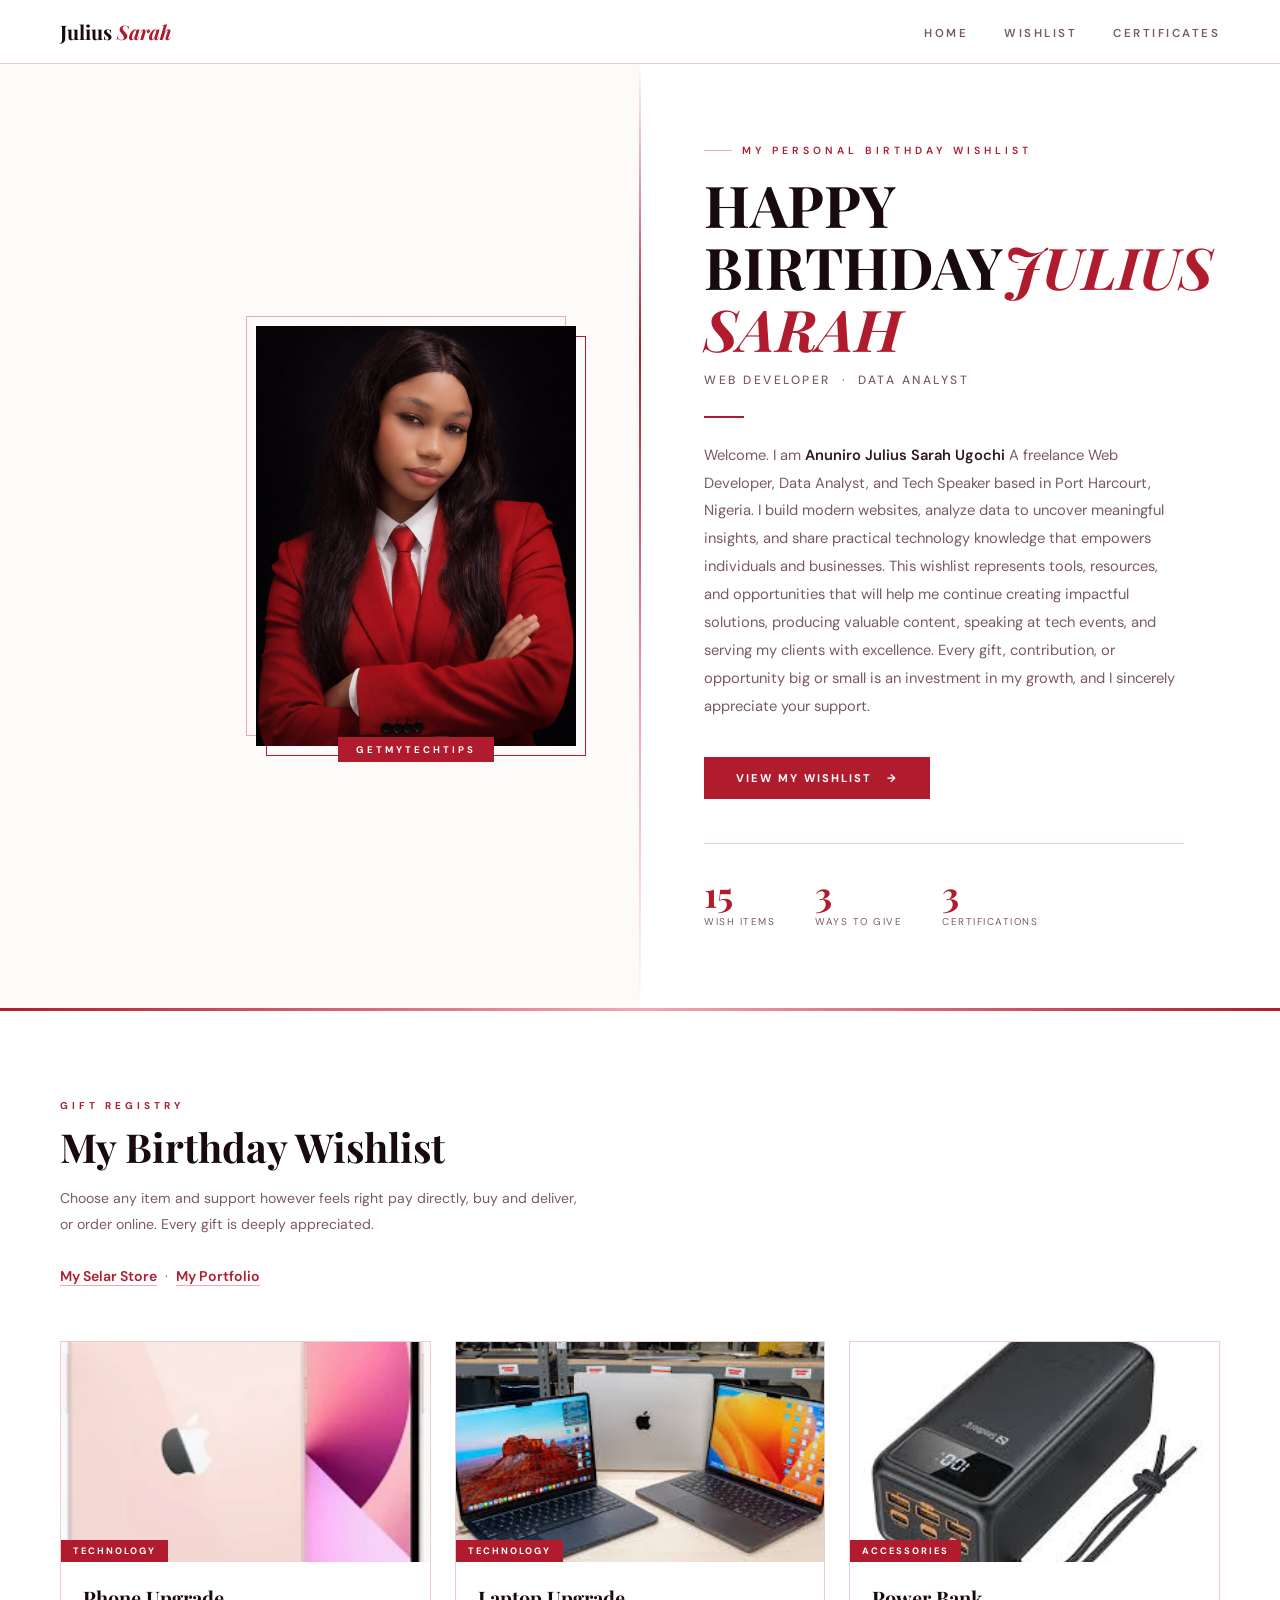
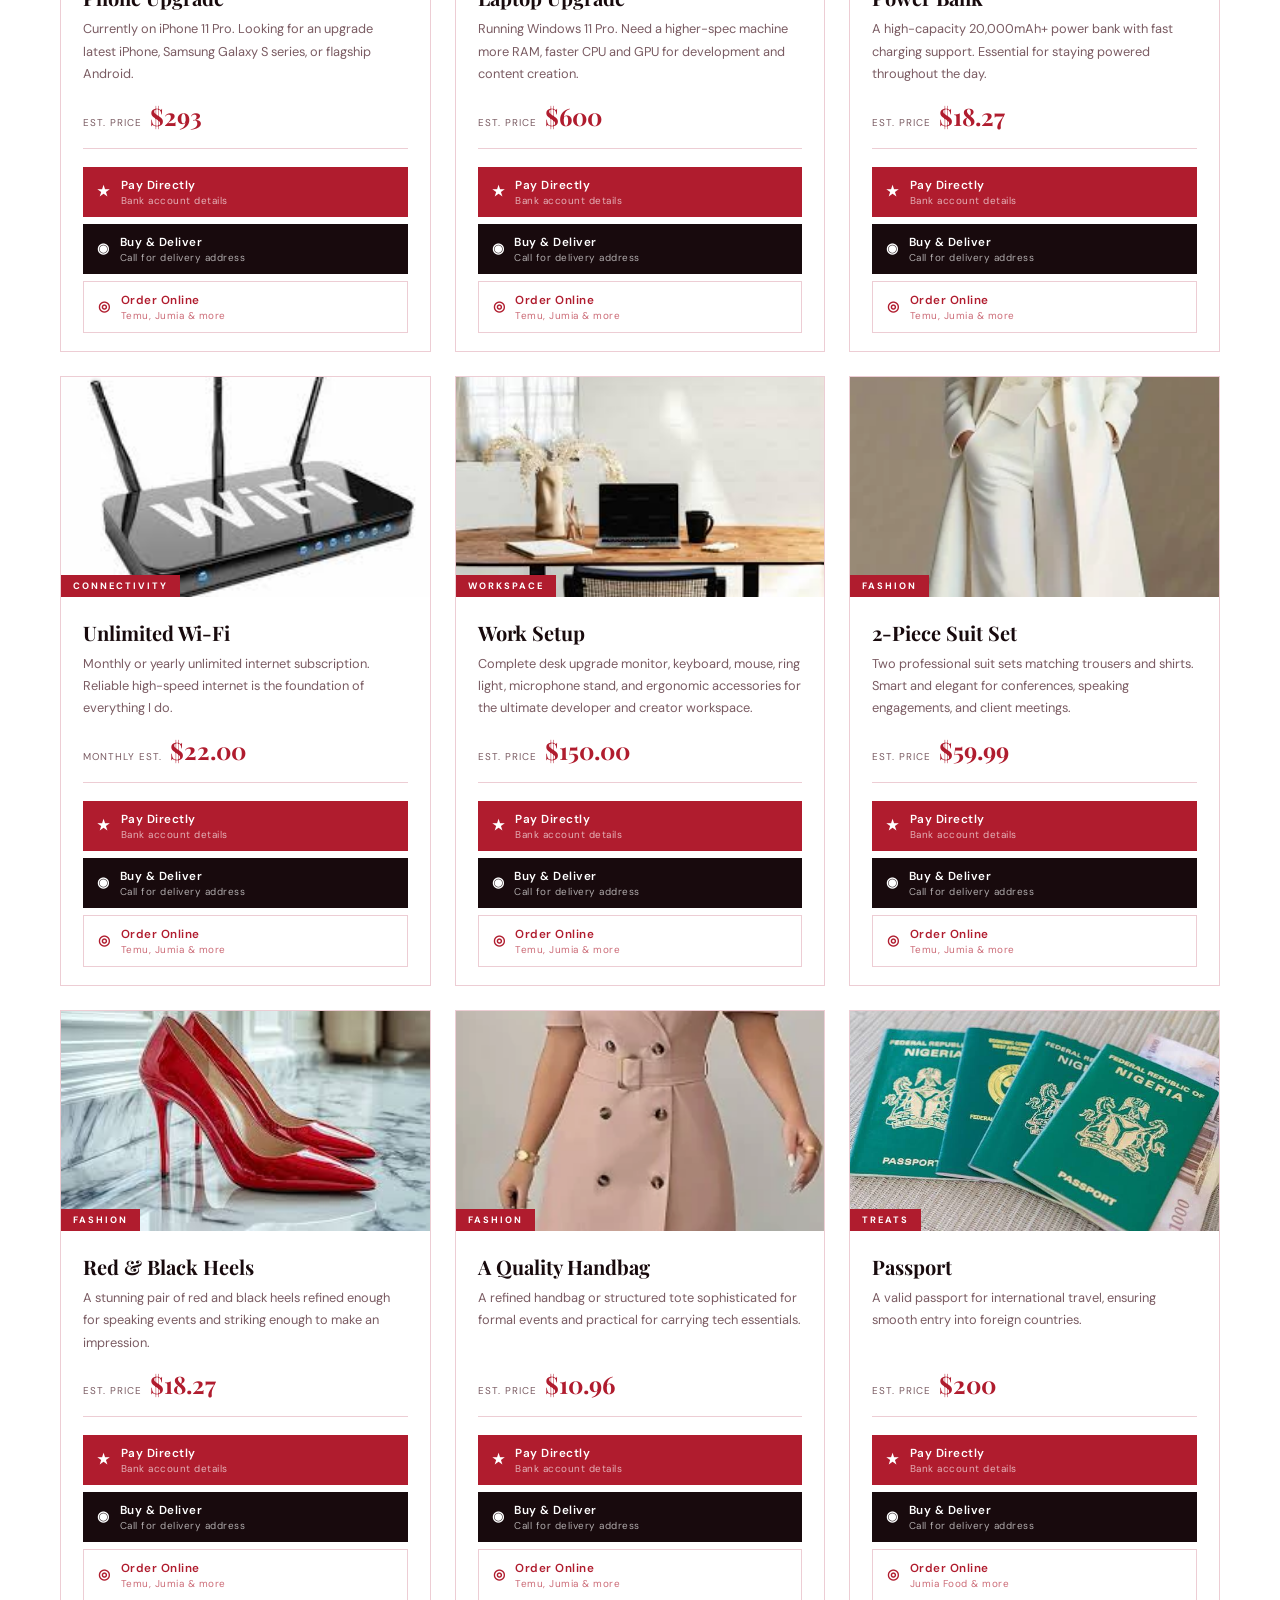
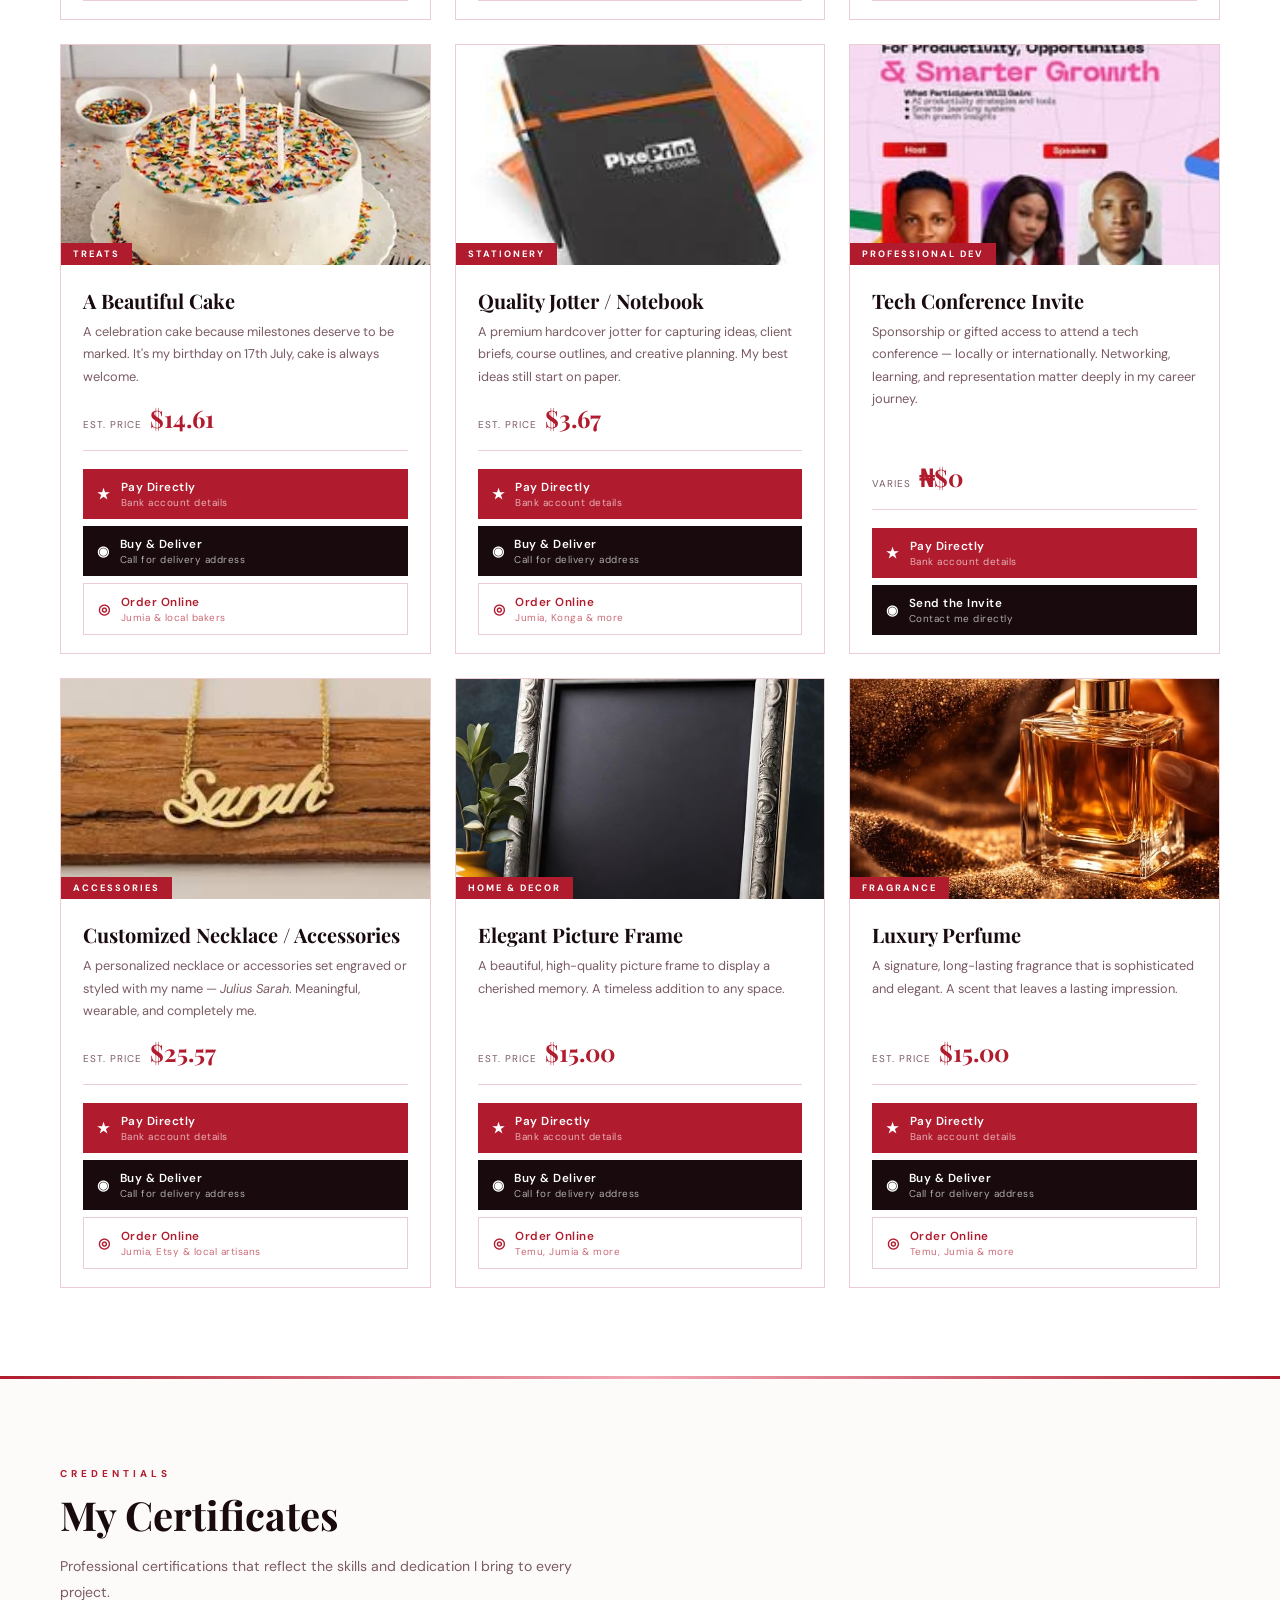
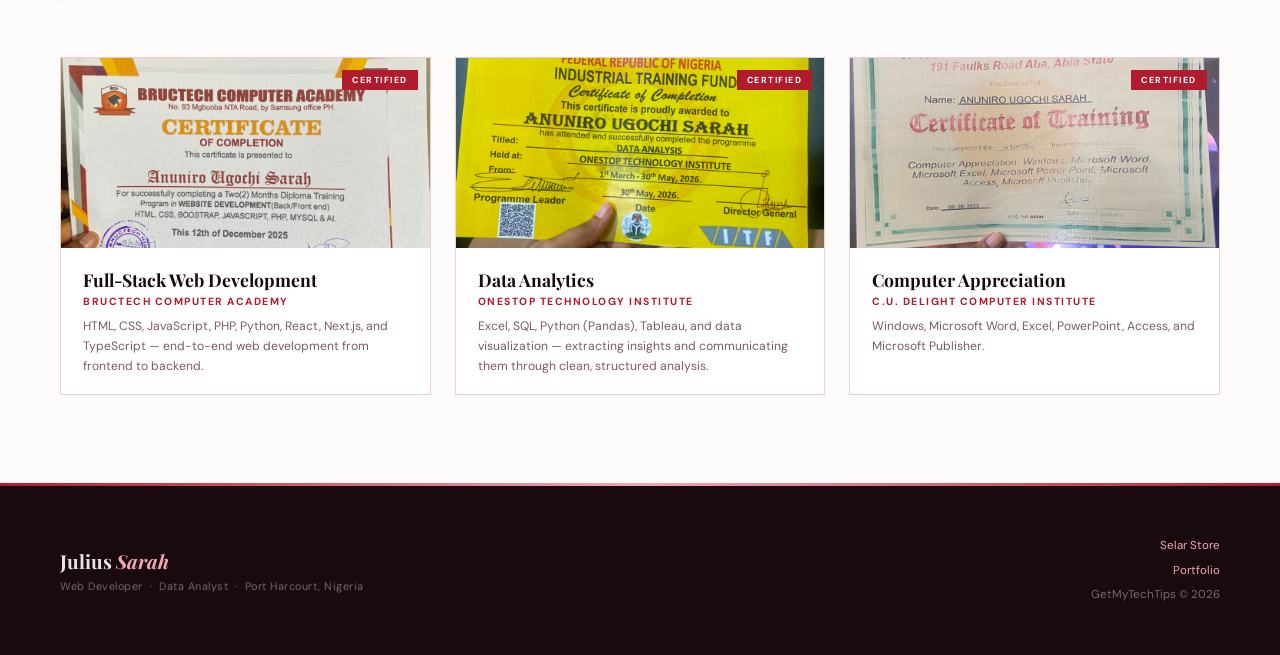
<file: index.html>
<!DOCTYPE html>
<html lang="en">
<head>
<meta charset="UTF-8">
<meta name="viewport" content="width=device-width, initial-scale=1.0">
<title>Julius Sarah – Wishlist</title>
<!-- Fonts and CSS (unchanged, kept the same style) -->
<link href="https://fonts.googleapis.com/css2?family=Playfair+Display:ital,wght@0,500;0,700;1,500&family=DM+Sans:wght@300;400;500;600&display=swap" rel="stylesheet">
<style>
/* --- Your existing CSS styles (all of them) go here. I've kept them exactly as you provided. --- */
:root {
  --red: #B01C2E;
  --red-dark: #8A1522;
  --pink: #F2A7B5;
  --pink-light: #FDE8ED;
  --pink-pale: #FFF5F7;
  --white: #FFFFFF;
  --off: #FDFAFA;
  --black: #180A0D;
  --ink: #2E1A1F;
  --gray: #7A5B62;
  --border: #EDCDD4;
  --shadow: rgba(176,28,46,0.08);
}
* { margin: 0; padding: 0; box-sizing: border-box; }
html { scroll-behavior: smooth; }
body { font-family: 'DM Sans', sans-serif; background: var(--white); color: var(--ink); overflow-x: hidden; -webkit-font-smoothing: antialiased; }

nav {
  position: fixed; top: 0; left: 0; right: 0; z-index: 300;
  background: rgba(255,255,255,0.96); backdrop-filter: blur(12px);
  border-bottom: 1px solid var(--border);
  display: flex; align-items: center; justify-content: space-between;
  padding: 0 60px; height: 64px;
}
.nav-logo { font-family: 'Playfair Display', serif; font-size: 1.25rem; font-weight: 700; color: var(--black); }
.nav-logo em { color: var(--red); font-style: italic; }
.nav-links { display: flex; gap: 36px; list-style: none; }
.nav-links a { text-decoration: none; font-size: 0.72rem; font-weight: 600; color: var(--gray); letter-spacing: 2.5px; text-transform: uppercase; transition: color 0.2s; }
.nav-links a:hover { color: var(--red); }

.hero { min-height: 100vh; padding-top: 64px; display: grid; grid-template-columns: 1fr 1fr; }
.hero-left { background: var(--off); display: flex; align-items: center; justify-content: flex-end; padding: 80px 64px 80px 80px; position: relative; }
.hero-left::after { content: ''; position: absolute; right: -1px; top: 0; bottom: 0; width: 2px; background: linear-gradient(180deg, transparent, var(--red) 30%, var(--pink) 70%, transparent); }
.hero-right { background: var(--white); display: flex; align-items: center; padding: 80px 80px 80px 64px; }

.hero-photo-wrap { position: relative; }
.photo-ring { width: 320px; height: 420px; position: relative; }
.photo-ring::before { content: ''; position: absolute; top: -10px; left: -10px; right: 10px; bottom: 10px; border: 1.5px solid var(--pink); z-index: 0; }
.photo-ring::after { content: ''; position: absolute; top: 10px; left: 10px; right: -10px; bottom: -10px; border: 1.5px solid var(--red); z-index: 0; }
.photo-inner { position: relative; z-index: 1; width: 320px; height: 420px; overflow: hidden; background: var(--pink-light); }

.photo-badge { position: absolute; bottom: -16px; left: 50%; transform: translateX(-50%); background: var(--red); color: var(--white); font-size: 0.6rem; font-weight: 700; padding: 6px 18px; letter-spacing: 3px; text-transform: uppercase; white-space: nowrap; z-index: 2; }

.hero-text { max-width: 480px; }
.eyebrow { font-size: 0.65rem; font-weight: 600; letter-spacing: 4px; text-transform: uppercase; color: var(--red); margin-bottom: 16px; display: flex; align-items: center; gap: 10px; }
.eyebrow::before { content: ''; width: 28px; height: 1px; background: var(--pink); }
.hero-name { font-family: 'Playfair Display', serif; font-size: 3.6rem; font-weight: 700; line-height: 1.08; color: var(--black); margin-bottom: 12px; }
.hero-name em { color: var(--red); font-style: italic; }
.hero-role { font-size: 0.75rem; font-weight: 500; color: var(--gray); letter-spacing: 2.5px; text-transform: uppercase; margin-bottom: 28px; }
.hero-divider { width: 40px; height: 2px; background: var(--red); margin-bottom: 24px; }
.hero-desc { font-size: 0.92rem; line-height: 1.9; color: var(--gray); margin-bottom: 36px; }
.hero-desc strong { color: var(--ink); font-weight: 600; }
.hero-cta { display: inline-flex; align-items: center; gap: 12px; background: var(--red); color: var(--white); font-size: 0.7rem; font-weight: 700; padding: 14px 32px; text-decoration: none; letter-spacing: 2px; text-transform: uppercase; transition: all 0.25s; font-family: 'DM Sans', sans-serif; }
.hero-cta:hover { background: var(--red-dark); }
.hero-stats { display: flex; gap: 40px; margin-top: 44px; padding-top: 32px; border-top: 1px solid var(--border); }
.stat-num { font-family: 'Playfair Display', serif; font-size: 2.2rem; font-weight: 700; color: var(--red); line-height: 1; }
.stat-label { font-size: 0.62rem; color: var(--gray); text-transform: uppercase; letter-spacing: 1.5px; margin-top: 4px; }

.stripe { height: 3px; background: linear-gradient(90deg, var(--red) 0%, var(--pink) 50%, var(--red) 100%); }

.section { padding: 88px 60px; }
.section.alt { background: var(--off); }
.section-inner { max-width: 1200px; margin: 0 auto; }
.section-tag { font-size: 0.62rem; font-weight: 700; letter-spacing: 4px; text-transform: uppercase; color: var(--red); margin-bottom: 8px; }
.section-title { font-family: 'Playfair Display', serif; font-size: 2.5rem; font-weight: 700; color: var(--black); margin-bottom: 12px; }
.section-sub { font-size: 0.88rem; color: var(--gray); line-height: 1.85; max-width: 520px; margin-bottom: 52px; }
.section-sub a { color: var(--red); text-decoration: none; font-weight: 600; border-bottom: 1px solid var(--pink); transition: border-color 0.2s; }
.section-sub a:hover { border-color: var(--red); }

/* UPLOAD ZONE */
.upload-zone {
  width: 100%; height: 100%;
  display: flex; flex-direction: column; align-items: center; justify-content: center;
  gap: 10px; cursor: pointer; border: 2px dashed var(--border);
  background: var(--pink-pale); transition: background 0.2s, border-color 0.2s;
  position: relative;
}
.upload-zone:hover { background: var(--pink-light); border-color: var(--pink); }
.upload-zone svg { width: 34px; height: 34px; opacity: 0.35; color: var(--red); flex-shrink: 0; }
.upload-zone span { font-size: 0.7rem; color: var(--gray); letter-spacing: 0.5px; font-weight: 500; }
.upload-zone small { font-size: 0.6rem; color: var(--pink); }
.upload-zone input[type="file"] { display: none; }

/* Image wrapper */
.img-frame {
  width: 100%; height: 220px; overflow: hidden;
  position: relative; cursor: pointer;
}
.img-frame img {
  width: 100%; height: 100%; object-fit: cover; display: block;
  transition: transform 0.4s;
}
.img-frame:hover img { transform: scale(1.05); }
.img-frame .change-btn {
  position: absolute; bottom: 8px; right: 8px;
  background: rgba(26,10,13,0.75); color: var(--white);
  border: none; font-size: 0.58rem; padding: 5px 10px; cursor: pointer;
  letter-spacing: 1px; text-transform: uppercase; font-family: 'DM Sans', sans-serif;
  display: none;
}
.img-frame:hover .change-btn { display: block; }
.card-category { position: absolute; bottom: 0; left: 0; background: var(--red); color: var(--white); font-size: 0.58rem; font-weight: 700; letter-spacing: 2px; text-transform: uppercase; padding: 5px 12px; }

/* CARD */
.wish-grid { display: grid; grid-template-columns: repeat(auto-fill, minmax(320px, 1fr)); gap: 24px; }
.wish-card { background: var(--white); border: 1px solid var(--border); overflow: hidden; transition: transform 0.3s, box-shadow 0.3s; position: relative; display: flex; flex-direction: column; }
.wish-card:hover { transform: translateY(-5px); box-shadow: 0 20px 48px var(--shadow); }
.wish-card:hover .card-topline { transform: scaleX(1); }
.card-topline { position: absolute; top: 0; left: 0; right: 0; height: 2px; background: linear-gradient(90deg, var(--red), var(--pink)); transform: scaleX(0); transform-origin: left; transition: transform 0.3s; }
.card-body { padding: 22px 22px 18px; flex: 1; display: flex; flex-direction: column; }
.card-title { font-family: 'Playfair Display', serif; font-size: 1.25rem; font-weight: 700; color: var(--black); margin-bottom: 7px; }
.card-desc { font-size: 0.8rem; color: var(--gray); line-height: 1.75; margin-bottom: 14px; flex: 1; }
.card-price { display: flex; align-items: baseline; gap: 8px; margin-bottom: 18px; padding-bottom: 16px; border-bottom: 1px solid var(--border); }
.price-label { font-size: 0.62rem; color: var(--gray); text-transform: uppercase; letter-spacing: 1px; }
.price-amount { font-family: 'Playfair Display', serif; font-size: 1.5rem; font-weight: 700; color: var(--red); }
.card-actions { display: flex; flex-direction: column; gap: 7px; }
.btn-support { display: flex; align-items: center; gap: 10px; padding: 10px 14px; border: none; cursor: pointer; font-family: 'DM Sans', sans-serif; font-size: 0.73rem; font-weight: 600; letter-spacing: 0.5px; transition: all 0.2s; width: 100%; text-align: left; }
.btn-pay { background: var(--red); color: var(--white); }
.btn-pay:hover { background: var(--red-dark); }
.btn-deliver { background: var(--black); color: var(--white); }
.btn-deliver:hover { background: #30181d; }
.btn-online { background: var(--white); color: var(--red); border: 1.5px solid var(--border); }
.btn-online:hover { background: var(--pink-pale); border-color: var(--red); }
.btn-icon { font-size: 0.85rem; flex-shrink: 0; }
.btn-label { display: flex; flex-direction: column; }
.btn-label small { font-size: 0.62rem; opacity: 0.65; font-weight: 400; margin-top: 1px; }

/* CERTS */
.certs-grid { display: grid; grid-template-columns: repeat(auto-fill, minmax(280px, 1fr)); gap: 24px; }
.cert-card { background: var(--white); border: 1px solid var(--border); overflow: hidden; transition: box-shadow 0.25s; position: relative; }
.cert-card:hover { box-shadow: 0 12px 32px var(--shadow); }
.cert-img-frame { width: 100%; height: 190px; overflow: hidden; cursor: pointer; position: relative; }
.cert-img-frame img { width: 100%; height: 100%; object-fit: cover; display: block; }
.cert-img-frame .change-btn { position: absolute; bottom: 8px; right: 8px; background: rgba(26,10,13,0.75); color: var(--white); border: none; font-size: 0.58rem; padding: 5px 10px; cursor: pointer; letter-spacing: 1px; text-transform: uppercase; font-family: 'DM Sans', sans-serif; display: none; }
.cert-img-frame:hover .change-btn { display: block; }
.cert-body { padding: 20px 22px 18px; }
.cert-name { font-family: 'Playfair Display', serif; font-size: 1.1rem; font-weight: 700; color: var(--black); margin-bottom: 4px; }
.cert-issuer { font-size: 0.65rem; color: var(--red); font-weight: 700; text-transform: uppercase; letter-spacing: 1.5px; margin-bottom: 8px; }
.cert-desc { font-size: 0.76rem; color: var(--gray); line-height: 1.65; }
.cert-ribbon { position: absolute; top: 12px; right: 12px; background: var(--red); color: var(--white); font-size: 0.55rem; font-weight: 700; letter-spacing: 1.5px; text-transform: uppercase; padding: 4px 10px; }

/* MODAL */
.modal-overlay { display: none; position: fixed; inset: 0; background: rgba(26,10,13,0.72); z-index: 1000; align-items: center; justify-content: center; backdrop-filter: blur(10px); }
.modal-overlay.open { display: flex; }
.modal { background: var(--white); max-width: 460px; width: 92%; border-top: 3px solid var(--red); position: relative; animation: slideUp 0.28s ease; max-height: 90vh; overflow-y: auto; padding: 44px; }
@keyframes slideUp { from { opacity: 0; transform: translateY(28px); } to { opacity: 1; transform: translateY(0); } }
.modal-close { position: absolute; top: 16px; right: 18px; background: none; border: none; cursor: pointer; font-size: 1.1rem; color: var(--gray); }
.modal-close:hover { color: var(--red); }
.modal-eyebrow { font-size: 0.6rem; letter-spacing: 3px; text-transform: uppercase; color: var(--red); font-weight: 700; margin-bottom: 6px; }
.modal-title { font-family: 'Playfair Display', serif; font-size: 1.55rem; font-weight: 700; color: var(--black); margin-bottom: 26px; line-height: 1.3; }
.modal-row { display: flex; justify-content: space-between; align-items: flex-start; gap: 16px; padding: 11px 0; border-bottom: 1px solid var(--border); }
.modal-row:last-of-type { border-bottom: none; }
.modal-lbl { font-size: 0.65rem; font-weight: 700; color: var(--gray); text-transform: uppercase; letter-spacing: 1px; flex-shrink: 0; padding-top: 2px; }
.modal-val { font-weight: 600; color: var(--ink); font-size: 0.88rem; text-align: right; }
.modal-val.hl { color: var(--red); font-family: 'Playfair Display', serif; font-size: 1.15rem; }
.modal-note { margin-top: 18px; background: var(--pink-pale); border-left: 3px solid var(--pink); padding: 14px 16px; font-size: 0.78rem; color: var(--gray); line-height: 1.75; }
.modal-note strong { color: var(--ink); }

footer { background: var(--black); color: rgba(255,255,255,0.9); padding: 48px 60px; display: flex; align-items: center; justify-content: space-between; }
.footer-brand { font-family: 'Playfair Display', serif; font-size: 1.2rem; font-weight: 700; }
.footer-brand em { color: var(--pink); font-style: italic; }
.footer-sub { font-size: 0.68rem; color: rgba(255,255,255,0.38); margin-top: 5px; letter-spacing: 0.5px; }
.footer-right { text-align: right; font-size: 0.72rem; color: rgba(255,255,255,0.4); line-height: 2.1; }
.footer-right a { color: var(--pink); text-decoration: none; }
.footer-right a:hover { color: var(--white); }

@media (max-width: 860px) {
  nav { padding: 0 24px; }
  .nav-links { display: none; }
  .hero { grid-template-columns: 1fr; }
  .hero-left { justify-content: center; padding: 64px 24px 80px; }
  .hero-left::after { display: none; }
  .hero-right { padding: 80px 24px 64px; }
  .hero-name { font-size: 2.6rem; }
  .photo-ring, .photo-inner { width: 260px; height: 340px; }
  .section { padding: 64px 24px; }
  .wish-grid, .certs-grid { grid-template-columns: 1fr; }
  footer { flex-direction: column; gap: 20px; text-align: center; padding: 36px 24px; }
  .footer-right { text-align: center; }
}
</style>
</head>
<body>

<nav>
  <div class="nav-logo">Julius <em>Sarah</em></div>
  <ul class="nav-links">
    <li><a href="#hero">Home</a></li>
    <li><a href="#wishlist">Wishlist</a></li>
    <li><a href="#certs">Certificates</a></li>
  </ul>
</nav>

<section class="hero" id="hero">
  <div class="hero-left">
    <div class="hero-photo-wrap">
      <div class="photo-ring">
        <div class="photo-inner">
          <!-- PROFILE IMAGE UPLOAD -->
          <div class="upload-zone" id="heroZone" onclick="document.getElementById('heroInput').click()">
            <svg viewBox="0 0 24 24" fill="none" stroke="currentColor" stroke-width="1.5"><path d="M20 21v-2a4 4 0 0 0-4-4H8a4 4 0 0 0-4 4v2"/><circle cx="12" cy="7" r="4"/></svg>
            <span>Upload Profile Photo</span>
            <small>Saved after refresh</small>
            <input type="file" id="heroInput" accept="image/*" onchange="saveImg(event,'hero-photo','heroZone','heroImg')">
          </div>
          <img id="heroImg" src="images/profile.jpg" alt="Profile Photo" style="width:100%; height:100%; object-fit:cover; cursor:pointer; display:block;" onclick="document.getElementById('heroInput').click()">
        </div>
      </div>
      <div class="photo-badge">GetMyTechTips</div>
    </div>
  </div>

  <div class="hero-right">
    <div class="hero-text">
      <div class="eyebrow">My Personal Birthday Wishlist</div>
      <h1 class="hero-name">HAPPY BIRTHDAY<em>JULIUS SARAH</em></h1>
      <p class="hero-role">Web Developer &nbsp;&middot;&nbsp; Data Analyst</p>
      <div class="hero-divider"></div>
      <p class="hero-desc">Welcome. I am <strong>Anuniro Julius Sarah Ugochi</strong> A freelance Web Developer, Data Analyst, and Tech Speaker based in Port Harcourt, Nigeria. I build modern websites, analyze data to uncover meaningful insights, and share practical technology knowledge that empowers individuals and businesses. This wishlist represents tools, resources, and opportunities that will help me continue creating impactful solutions, producing valuable content, speaking at tech events, and serving my clients with excellence. Every gift, contribution, or opportunity big or small is an investment in my growth, and I sincerely appreciate your support. </p>
      <a href="#wishlist" class="hero-cta">View My Wishlist &nbsp; &#8594;</a>
      <div class="hero-stats">
        <div><div class="stat-num">15</div><div class="stat-label">Wish Items</div></div> <!-- Updated count to 15 -->
        <div><div class="stat-num">3</div><div class="stat-label">Ways to Give</div></div>
        <div><div class="stat-num">3</div><div class="stat-label">Certifications</div></div>
      </div>
    </div>
  </div>
</section>

<div class="stripe"></div>

<section id="wishlist" class="section">
  <div class="section-inner">
    <div class="section-tag">Gift Registry</div>
    <h2 class="section-title">My Birthday Wishlist</h2>

    <p class="section-sub">
      Choose any item and support however feels right pay directly, buy and deliver, or order online. Every gift is deeply appreciated.<br><br>
      <a href="https://selar.com/1jl79f5671" target="_blank">My Selar Store</a> &nbsp;&middot;&nbsp;
      <a href="https://juliussarahportfolio.infinityfreeapp.com" target="_blank">My Portfolio</a>
    </p>

    <div class="wish-grid">

      <!-- 1. PHONE -->
      <div class="wish-card">
        <div class="card-topline"></div>
        <div class="img-frame" onclick="triggerUpload('card-0')">
          <div class="upload-zone" id="zone-card-0" style="display:none;"><!-- Hidden by default to show default image --></div>
          <img id="img-card-0" src="images/shopping.webp" alt="" style="width:100%; height:100%; object-fit:cover; display:block;">
          <button class="change-btn" onclick="event.stopPropagation();triggerUpload('card-0')">Change</button>
          <span class="card-category">Technology</span>
        </div>
        <div class="card-body">
          <div class="card-title">Phone Upgrade</div>
          <p class="card-desc">Currently on iPhone 11 Pro. Looking for an upgrade latest iPhone, Samsung Galaxy S series, or flagship Android.</p>
          <div class="card-price"><span class="price-label">Est. Price</span><span class="price-amount">$293</span></div>
          <div class="card-actions">
            <button class="btn-support btn-pay" onclick="openModal('pay','Phone Upgrade','$293')"><span class="btn-icon">&#9733;</span><div class="btn-label"><span>Pay Directly</span><small>Bank account details</small></div></button>
            <button class="btn-support btn-deliver" onclick="openModal('deliver','Phone Upgrade')"><span class="btn-icon">&#9673;</span><div class="btn-label"><span>Buy &amp; Deliver</span><small>Call for delivery address</small></div></button>
            <button class="btn-support btn-online" onclick="openModal('online','Phone Upgrade')"><span class="btn-icon">&#9678;</span><div class="btn-label"><span>Order Online</span><small>Temu, Jumia &amp; more</small></div></button>
          </div>
        </div>
      </div>

      <!-- 2. LAPTOP -->
      <div class="wish-card">
        <div class="card-topline"></div>
        <div class="img-frame" onclick="triggerUpload('card-1')">
          <div class="upload-zone" id="zone-card-1" style="display:none;"></div>
          <img id="img-card-1" src="images/download.jpg" alt="" style="width:100%; height:100%; object-fit:cover; display:block;">
          <button class="change-btn" onclick="event.stopPropagation();triggerUpload('card-1')">Change</button>
          <span class="card-category">Technology</span>
        </div>
        <div class="card-body">
          <div class="card-title">Laptop Upgrade</div>
          <p class="card-desc">Running Windows 11 Pro. Need a higher-spec machine  more RAM, faster CPU and GPU for development and content creation.</p>
          <div class="card-price"><span class="price-label">Est. Price</span><span class="price-amount">$600</span></div>
          <div class="card-actions">
            <button class="btn-support btn-pay" onclick="openModal('pay','Laptop Upgrade','$600')"><span class="btn-icon">&#9733;</span><div class="btn-label"><span>Pay Directly</span><small>Bank account details</small></div></button>
            <button class="btn-support btn-deliver" onclick="openModal('deliver','Laptop Upgrade')"><span class="btn-icon">&#9673;</span><div class="btn-label"><span>Buy &amp; Deliver</span><small>Call for delivery address</small></div></button>
            <button class="btn-support btn-online" onclick="openModal('online','Laptop Upgrade')"><span class="btn-icon">&#9678;</span><div class="btn-label"><span>Order Online</span><small>Temu, Jumia &amp; more</small></div></button>
          </div>
        </div>
      </div>

      <!-- 3. POWER BANK -->
      <div class="wish-card">
        <div class="card-topline"></div>
        <div class="img-frame" onclick="triggerUpload('card-2')">
          <div class="upload-zone" id="zone-card-2" style="display:none;"></div>
          <img id="img-card-2" src="images/download (1).jpg" alt="" style="width:100%; height:100%; object-fit:cover; display:block;">
          <button class="change-btn" onclick="event.stopPropagation();triggerUpload('card-2')">Change</button>
          <span class="card-category">Accessories</span>
        </div>
        <div class="card-body">
          <div class="card-title">Power Bank</div>
          <p class="card-desc">A high-capacity 20,000mAh+ power bank with fast charging support. Essential for staying powered throughout the day.</p>
          <div class="card-price"><span class="price-label">Est. Price</span><span class="price-amount">$18.27</span></div>
          <div class="card-actions">
            <button class="btn-support btn-pay" onclick="openModal('pay','Power Bank','$18.27')"><span class="btn-icon">&#9733;</span><div class="btn-label"><span>Pay Directly</span><small>Bank account details</small></div></button>
            <button class="btn-support btn-deliver" onclick="openModal('deliver','Power Bank')"><span class="btn-icon">&#9673;</span><div class="btn-label"><span>Buy &amp; Deliver</span><small>Call for delivery address</small></div></button>
            <button class="btn-support btn-online" onclick="openModal('online','Power Bank')"><span class="btn-icon">&#9678;</span><div class="btn-label"><span>Order Online</span><small>Temu, Jumia &amp; more</small></div></button>
          </div>
        </div>
      </div>

      <!-- 4. WIFI -->
      <div class="wish-card">
        <div class="card-topline"></div>
        <div class="img-frame" onclick="triggerUpload('card-3')">
          <div class="upload-zone" id="zone-card-3" style="display:none;"></div>
          <img id="img-card-3" src="images/download (2).jpg" alt="" style="width:100%; height:100%; object-fit:cover; display:block;">
          <button class="change-btn" onclick="event.stopPropagation();triggerUpload('card-3')">Change</button>
          <span class="card-category">Connectivity</span>
        </div>
        <div class="card-body">
          <div class="card-title">Unlimited Wi-Fi</div>
          <p class="card-desc">Monthly or yearly unlimited internet subscription. Reliable high-speed internet is the foundation of everything I do.</p>
          <div class="card-price"><span class="price-label">Monthly Est.</span><span class="price-amount">$22.00</span></div>
          <div class="card-actions">
            <button class="btn-support btn-pay" onclick="openModal('pay','Unlimited Wi-Fi','$22.00/month')"><span class="btn-icon">&#9733;</span><div class="btn-label"><span>Pay Directly</span><small>Bank account details</small></div></button>
            <button class="btn-support btn-deliver" onclick="openModal('deliver','Unlimited Wi-Fi')"><span class="btn-icon">&#9673;</span><div class="btn-label"><span>Buy &amp; Deliver</span><small>Call for delivery address</small></div></button>
            <button class="btn-support btn-online" onclick="openModal('online','Unlimited Wi-Fi')"><span class="btn-icon">&#9678;</span><div class="btn-label"><span>Order Online</span><small>Temu, Jumia &amp; more</small></div></button>
          </div>
        </div>
      </div>

      <!-- 5. WORK SETUP -->
      <div class="wish-card">
        <div class="card-topline"></div>
        <div class="img-frame" onclick="triggerUpload('card-4')">
          <div class="upload-zone" id="zone-card-4" style="display:none;"></div>
          <img id="img-card-4" src="images/images.jpg" alt="" style="width:100%; height:100%; object-fit:cover; display:block;">
          <button class="change-btn" onclick="event.stopPropagation();triggerUpload('card-4')">Change</button>
          <span class="card-category">Workspace</span>
        </div>
        <div class="card-body">
          <div class="card-title">Work Setup</div>
          <p class="card-desc">Complete desk upgrade  monitor, keyboard, mouse, ring light, microphone stand, and ergonomic accessories for the ultimate developer and creator workspace.</p>
          <div class="card-price"><span class="price-label">Est. Price</span><span class="price-amount">$150.00</span></div>
          <div class="card-actions">
            <button class="btn-support btn-pay" onclick="openModal('pay','Work Setup','$150.00')"><span class="btn-icon">&#9733;</span><div class="btn-label"><span>Pay Directly</span><small>Bank account details</small></div></button>
            <button class="btn-support btn-deliver" onclick="openModal('deliver','Work Setup')"><span class="btn-icon">&#9673;</span><div class="btn-label"><span>Buy &amp; Deliver</span><small>Call for delivery address</small></div></button>
            <button class="btn-support btn-online" onclick="openModal('online','Work Setup')"><span class="btn-icon">&#9678;</span><div class="btn-label"><span>Order Online</span><small>Temu, Jumia &amp; more</small></div></button>
          </div>
        </div>
      </div>

      <!-- 6. SUIT -->
      <div class="wish-card">
        <div class="card-topline"></div>
        <div class="img-frame" onclick="triggerUpload('card-5')">
          <div class="upload-zone" id="zone-card-5" style="display:none;"></div>
          <img id="img-card-5" src="images/shopping (1).webp" alt="" style="width:100%; height:100%; object-fit:cover; display:block;">
          <button class="change-btn" onclick="event.stopPropagation();triggerUpload('card-5')">Change</button>
          <span class="card-category">Fashion</span>
        </div>
        <div class="card-body">
          <div class="card-title">2-Piece Suit Set</div>
          <p class="card-desc">Two professional suit sets matching trousers and shirts. Smart and elegant for conferences, speaking engagements, and client meetings.</p>
          <div class="card-price"><span class="price-label">Est. Price</span><span class="price-amount">$59.99</span></div>
          <div class="card-actions">
            <button class="btn-support btn-pay" onclick="openModal('pay','2-Piece Suit Set','$59.99')"><span class="btn-icon">&#9733;</span><div class="btn-label"><span>Pay Directly</span><small>Bank account details</small></div></button>
            <button class="btn-support btn-deliver" onclick="openModal('deliver','2-Piece Suit Set')"><span class="btn-icon">&#9673;</span><div class="btn-label"><span>Buy &amp; Deliver</span><small>Call for delivery address</small></div></button>
            <button class="btn-support btn-online" onclick="openModal('online','2-Piece Suit Set')"><span class="btn-icon">&#9678;</span><div class="btn-label"><span>Order Online</span><small>Temu, Jumia &amp; more</small></div></button>
          </div>
        </div>
      </div>

      <!-- 7. HEELS -->
      <div class="wish-card">
        <div class="card-topline"></div>
        <div class="img-frame" onclick="triggerUpload('card-6')">
          <div class="upload-zone" id="zone-card-6" style="display:none;"></div>
          <img id="img-card-6" src="images/download (3).jpg" alt="" style="width:100%; height:100%; object-fit:cover; display:block;">
          <button class="change-btn" onclick="event.stopPropagation();triggerUpload('card-6')">Change</button>
          <span class="card-category">Fashion</span>
        </div>
        <div class="card-body">
          <div class="card-title">Red &amp; Black Heels</div>
          <p class="card-desc">A stunning pair of red and black heels  refined enough for speaking events and striking enough to make an impression.</p>
          <div class="card-price"><span class="price-label">Est. Price</span><span class="price-amount">$18.27</span></div>
          <div class="card-actions">
            <button class="btn-support btn-pay" onclick="openModal('pay','Red & Black Heels','$18.27')"><span class="btn-icon">&#9733;</span><div class="btn-label"><span>Pay Directly</span><small>Bank account details</small></div></button>
            <button class="btn-support btn-deliver" onclick="openModal('deliver','Red & Black Heels')"><span class="btn-icon">&#9673;</span><div class="btn-label"><span>Buy &amp; Deliver</span><small>Call for delivery address</small></div></button>
            <button class="btn-support btn-online" onclick="openModal('online','Red & Black Heels')"><span class="btn-icon">&#9678;</span><div class="btn-label"><span>Order Online</span><small>Temu, Jumia &amp; more</small></div></button>
          </div>
        </div>
      </div>

      <!-- 8. HANDBAG -->
      <div class="wish-card">
        <div class="card-topline"></div>
        <div class="img-frame" onclick="triggerUpload('card-7')">
          <div class="upload-zone" id="zone-card-7" style="display:none;"></div>
          <img id="img-card-7" src="images/shopping (2).webp" alt="" style="width:100%; height:100%; object-fit:cover; display:block;">
          <button class="change-btn" onclick="event.stopPropagation();triggerUpload('card-7')">Change</button>
          <span class="card-category">Fashion</span>
        </div>
        <div class="card-body">
          <div class="card-title">A Quality Handbag</div>
          <p class="card-desc">A refined handbag or structured tote sophisticated for formal events and practical for carrying tech essentials.</p>
          <div class="card-price"><span class="price-label">Est. Price</span><span class="price-amount">$10.96</span></div>
          <div class="card-actions">
            <button class="btn-support btn-pay" onclick="openModal('pay','A Quality Handbag','$10.96')"><span class="btn-icon">&#9733;</span><div class="btn-label"><span>Pay Directly</span><small>Bank account details</small></div></button>
            <button class="btn-support btn-deliver" onclick="openModal('deliver','A Quality Handbag')"><span class="btn-icon">&#9673;</span><div class="btn-label"><span>Buy &amp; Deliver</span><small>Call for delivery address</small></div></button>
            <button class="btn-support btn-online" onclick="openModal('online','A Quality Handbag')"><span class="btn-icon">&#9678;</span><div class="btn-label"><span>Order Online</span><small>Temu, Jumia &amp; more</small></div></button>
          </div>
        </div>
      </div>

      <!-- 9. Passport -->
      <div class="wish-card">
        <div class="card-topline"></div>
        <div class="img-frame" onclick="triggerUpload('card-8')">
          <div class="upload-zone" id="zone-card-8" style="display:none;"></div>
          <img id="img-card-8" src="images/passport.jpg" alt="" style="width:100%; height:100%; object-fit:cover; display:block;">
          <button class="change-btn" onclick="event.stopPropagation();triggerUpload('card-8')">Change</button>
          <span class="card-category">Treats</span>
        </div>
        <div class="card-body">
          <div class="card-title">Passport</div>
          <p class="card-desc">A valid passport for international travel, ensuring smooth entry into foreign countries.</p>
          <div class="card-price"><span class="price-label">Est. Price</span><span class="price-amount">$200</span></div>
          <div class="card-actions">
            <button class="btn-support btn-pay" onclick="openModal('pay','Passport','$200')"><span class="btn-icon">&#9733;</span><div class="btn-label"><span>Pay Directly</span><small>Bank account details</small></div></button>
            <button class="btn-support btn-deliver" onclick="openModal('deliver','Passport')"><span class="btn-icon">&#9673;</span><div class="btn-label"><span>Buy &amp; Deliver</span><small>Call for delivery address</small></div></button>
            <button class="btn-support btn-online" onclick="openModal('online','Passport')"><span class="btn-icon">&#9678;</span><div class="btn-label"><span>Order Online</span><small>Jumia Food &amp; more</small></div></button>
          </div>
        </div>
      </div>

      <!-- 10. CAKE -->
      <div class="wish-card">
        <div class="card-topline"></div>
        <div class="img-frame" onclick="triggerUpload('card-9')">
          <div class="upload-zone" id="zone-card-9" style="display:none;"></div>
          <img id="img-card-9" src="images/images.webp" alt="" style="width:100%; height:100%; object-fit:cover; display:block;">
          <button class="change-btn" onclick="event.stopPropagation();triggerUpload('card-9')">Change</button>
          <span class="card-category">Treats</span>
        </div>
        <div class="card-body">
          <div class="card-title">A Beautiful Cake</div>
          <p class="card-desc">A celebration cake  because milestones deserve to be marked. It's my birthday on 17th July, cake is always welcome.</p>
          <div class="card-price"><span class="price-label">Est. Price</span><span class="price-amount">$14.61</span></div>
          <div class="card-actions">
            <button class="btn-support btn-pay" onclick="openModal('pay','A Beautiful Cake','$14.61')"><span class="btn-icon">&#9733;</span><div class="btn-label"><span>Pay Directly</span><small>Bank account details</small></div></button>
            <button class="btn-support btn-deliver" onclick="openModal('deliver','A Beautiful Cake')"><span class="btn-icon">&#9673;</span><div class="btn-label"><span>Buy &amp; Deliver</span><small>Call for delivery address</small></div></button>
            <button class="btn-support btn-online" onclick="openModal('online','A Beautiful Cake')"><span class="btn-icon">&#9678;</span><div class="btn-label"><span>Order Online</span><small>Jumia &amp; local bakers</small></div></button>
          </div>
        </div>
      </div>

      <!-- 11. JOTTER -->
      <div class="wish-card">
        <div class="card-topline"></div>
        <div class="img-frame" onclick="triggerUpload('card-10')">
          <div class="upload-zone" id="zone-card-10" style="display:none;"></div>
          <img id="img-card-10" src="images/download (4).jpg" alt="" style="width:100%; height:100%; object-fit:cover; display:block;">
          <button class="change-btn" onclick="event.stopPropagation();triggerUpload('card-10')">Change</button>
          <span class="card-category">Stationery</span>
        </div>
        <div class="card-body">
          <div class="card-title">Quality Jotter / Notebook</div>
          <p class="card-desc">A premium hardcover jotter for capturing ideas, client briefs, course outlines, and creative planning. My best ideas still start on paper.</p>
          <div class="card-price"><span class="price-label">Est. Price</span><span class="price-amount">$3.67</span></div>
          <div class="card-actions">
            <button class="btn-support btn-pay" onclick="openModal('pay','Quality Jotter','$3.67')"><span class="btn-icon">&#9733;</span><div class="btn-label"><span>Pay Directly</span><small>Bank account details</small></div></button>
            <button class="btn-support btn-deliver" onclick="openModal('deliver','Quality Jotter')"><span class="btn-icon">&#9673;</span><div class="btn-label"><span>Buy &amp; Deliver</span><small>Call for delivery address</small></div></button>
            <button class="btn-support btn-online" onclick="openModal('online','Quality Jotter')"><span class="btn-icon">&#9678;</span><div class="btn-label"><span>Order Online</span><small>Jumia, Konga &amp; more</small></div></button>
          </div>
        </div>
      </div>

      <!-- 12. TECH CONFERENCE -->
      <div class="wish-card">
        <div class="card-topline"></div>
        <div class="img-frame" onclick="triggerUpload('card-11')">
          <div class="upload-zone" id="zone-card-11" style="display:none;"></div>
          <img id="img-card-11" src="images/Speech.jpg" alt="" style="width:100%; height:100%; object-fit:cover; display:block;">
          <button class="change-btn" onclick="event.stopPropagation();triggerUpload('card-11')">Change</button>
          <span class="card-category">Professional Dev</span>
        </div>
        <div class="card-body">
          <div class="card-title">Tech Conference Invite</div>
          <p class="card-desc">Sponsorship or gifted access to attend a tech conference — locally or internationally. Networking, learning, and representation matter deeply in my career journey.</p>
          <div class="card-price"><span class="price-label">Varies</span><span class="price-amount">&#8358;$0</span></div>
          <div class="card-actions">
            <button class="btn-support btn-pay" onclick="openModal('pay','Tech Conference Invite','&#8358;$')"><span class="btn-icon">&#9733;</span><div class="btn-label"><span>Pay Directly</span><small>Bank account details</small></div></button>
            <button class="btn-support btn-deliver" onclick="openModal('deliver','Tech Conference Invite')"><span class="btn-icon">&#9673;</span><div class="btn-label"><span>Send the Invite</span><small>Contact me directly</small></div></button>
             </div>
        </div>
      </div>

      <!-- 13. NECKLACE -->
      <div class="wish-card">
        <div class="card-topline"></div>
        <div class="img-frame" onclick="triggerUpload('card-12')">
          <div class="upload-zone" id="zone-card-12" style="display:none;"></div>
          <img id="img-card-12" src="images/download (5).jpg" alt="" style="width:100%; height:100%; object-fit:cover; display:block;">
          <button class="change-btn" onclick="event.stopPropagation();triggerUpload('card-12')">Change</button>
          <span class="card-category">Accessories</span>
        </div>
        <div class="card-body">
          <div class="card-title">Customized Necklace / Accessories</div>
          <p class="card-desc">A personalized necklace or accessories set engraved or styled with my name — <em>Julius Sarah</em>. Meaningful, wearable, and completely me.</p>
          <div class="card-price"><span class="price-label">Est. Price</span><span class="price-amount">$25.57</span></div>
          <div class="card-actions">
            <button class="btn-support btn-pay" onclick="openModal('pay','Customized Necklace / Accessories','$25.57')"><span class="btn-icon">&#9733;</span><div class="btn-label"><span>Pay Directly</span><small>Bank account details</small></div></button>
            <button class="btn-support btn-deliver" onclick="openModal('deliver','Customized Necklace / Accessories')"><span class="btn-icon">&#9673;</span><div class="btn-label"><span>Buy &amp; Deliver</span><small>Call for delivery address</small></div></button>
            <button class="btn-support btn-online" onclick="openModal('online','Customized Necklace / Accessories')"><span class="btn-icon">&#9678;</span><div class="btn-label"><span>Order Online</span><small>Jumia, Etsy &amp; local artisans</small></div></button>
          </div>
        </div>
      </div>

      <!-- 14. NEW: PICTURE FRAME -->
      <div class="wish-card">
        <div class="card-topline"></div>
        <div class="img-frame" onclick="triggerUpload('card-13')">
          <div class="upload-zone" id="zone-card-13" style="display:none;"></div>
          <img id="img-card-13" src="images/frame.jpg" alt="Picture Frame" style="width:100%; height:100%; object-fit:cover; display:block;">
          <button class="change-btn" onclick="event.stopPropagation();triggerUpload('card-13')">Change</button>
          <span class="card-category">Home &amp; Decor</span>
        </div>
        <div class="card-body">
          <div class="card-title">Elegant Picture Frame</div>
          <p class="card-desc">A beautiful, high-quality picture frame to display a cherished memory. A timeless addition to any space.</p>
          <div class="card-price"><span class="price-label">Est. Price</span><span class="price-amount">$15.00</span></div>
          <div class="card-actions">
            <button class="btn-support btn-pay" onclick="openModal('pay','Elegant Picture Frame','$15.00')"><span class="btn-icon">&#9733;</span><div class="btn-label"><span>Pay Directly</span><small>Bank account details</small></div></button>
            <button class="btn-support btn-deliver" onclick="openModal('deliver','Elegant Picture Frame')"><span class="btn-icon">&#9673;</span><div class="btn-label"><span>Buy &amp; Deliver</span><small>Call for delivery address</small></div></button>
            <button class="btn-support btn-online" onclick="openModal('online','Elegant Picture Frame')"><span class="btn-icon">&#9678;</span><div class="btn-label"><span>Order Online</span><small>Temu, Jumia &amp; more</small></div></button>
          </div>
        </div>
      </div>

      <!-- 15. NEW: PERFUME -->
      <div class="wish-card">
        <div class="card-topline"></div>
        <div class="img-frame" onclick="triggerUpload('card-14')">
          <div class="upload-zone" id="zone-card-14" style="display:none;"></div>
          <img id="img-card-14" src="images/perfumes.jpg" alt="Perfume" style="width:100%; height:100%; object-fit:cover; display:block;">
          <button class="change-btn" onclick="event.stopPropagation();triggerUpload('card-14')">Change</button>
          <span class="card-category">Fragrance</span>
        </div>
        <div class="card-body">
          <div class="card-title">Luxury Perfume</div>
          <p class="card-desc">A signature, long-lasting fragrance that is sophisticated and elegant. A scent that leaves a lasting impression.</p>
          <div class="card-price"><span class="price-label">Est. Price</span><span class="price-amount">$15.00</span></div>
          <div class="card-actions">
            <button class="btn-support btn-pay" onclick="openModal('pay','Luxury Perfume','$15.00')"><span class="btn-icon">&#9733;</span><div class="btn-label"><span>Pay Directly</span><small>Bank account details</small></div></button>
            <button class="btn-support btn-deliver" onclick="openModal('deliver','Luxury Perfume')"><span class="btn-icon">&#9673;</span><div class="btn-label"><span>Buy &amp; Deliver</span><small>Call for delivery address</small></div></button>
            <button class="btn-support btn-online" onclick="openModal('online','Luxury Perfume')"><span class="btn-icon">&#9678;</span><div class="btn-label"><span>Order Online</span><small>Temu, Jumia &amp; more</small></div></button>
          </div>
        </div>
      </div>

    </div>
  </div>
</section>

<div class="stripe"></div>

<section id="certs" class="section alt">
  <div class="section-inner">
    <div class="section-tag">Credentials</div>
    <h2 class="section-title">My Certificates</h2>
    <p class="section-sub">Professional certifications that reflect the skills and dedication I bring to every project.</p>
    <div class="certs-grid">

      <!-- CERT 1 - Full-Stack Web Development -->
      <div class="cert-card">
        <div class="cert-img-frame" onclick="triggerCert('cert-0')">
          <div class="upload-zone" id="zone-cert-0" style="height:190px; display:none;"></div>
          <img id="img-cert-0" src="images/web cert.jpeg" alt="Full-Stack Web Development Certificate" style="width:100%; height:100%; object-fit:cover; display:block;">
          <button class="change-btn" onclick="event.stopPropagation();triggerCert('cert-0')">Change</button>
        </div>
        <div class="cert-body">
          <div class="cert-name">Full-Stack Web Development</div>
          <div class="cert-issuer">Bructech Computer Academy</div>
          <div class="cert-desc">HTML, CSS, JavaScript, PHP, Python, React, Next.js, and TypeScript — end-to-end web development from frontend to backend.</div>
        </div>
        <div class="cert-ribbon">Certified</div>
      </div>

      <!-- CERT 2 - Data Analytics -->
      <div class="cert-card">
        <div class="cert-img-frame" onclick="triggerCert('cert-1')">
          <div class="upload-zone" id="zone-cert-1" style="height:190px; display:none;"></div>
          <img id="img-cert-1" src="images/Data cert.jpeg" alt="Data Analytics Certificate" style="width:100%; height:100%; object-fit:cover; display:block;">
          <button class="change-btn" onclick="event.stopPropagation();triggerCert('cert-1')">Change</button>
        </div>
        <div class="cert-body">
          <div class="cert-name">Data Analytics</div>
          <div class="cert-issuer">OneStop Technology Institute</div>
          <div class="cert-desc">Excel, SQL, Python (Pandas), Tableau, and data visualization — extracting insights and communicating them through clean, structured analysis.</div>
        </div>
        <div class="cert-ribbon">Certified</div>
      </div>

      <!-- CERT 3 - Computer Appreciation -->
      <div class="cert-card">
        <div class="cert-img-frame" onclick="triggerCert('cert-2')">
          <div class="upload-zone" id="zone-cert-2" style="height:190px; display:none;"></div>
          <img id="img-cert-2" src="images/microsoft.jpeg" alt="Computer Appreciation Certificate" style="width:100%; height:100%; object-fit:cover; display:block;">
          <button class="change-btn" onclick="event.stopPropagation();triggerCert('cert-2')">Change</button>
        </div>
        <div class="cert-body">
          <div class="cert-name">Computer Appreciation</div>
          <div class="cert-issuer">C.U. Delight Computer Institute</div>
          <div class="cert-desc">Windows, Microsoft Word, Excel, PowerPoint, Access, and Microsoft Publisher.</div>
        </div>
        <div class="cert-ribbon">Certified</div>
      </div>

    </div>
  </div>
</section>

<div class="stripe"></div>

<footer>
  <div>
    <div class="footer-brand">Julius <em>Sarah</em></div>
    <div class="footer-sub">Web Developer &nbsp;&middot;&nbsp; Data Analyst &nbsp;&middot;&nbsp; Port Harcourt, Nigeria</div>
  </div>
  <div class="footer-right">
    <a href="https://selar.com/1jl79f5671" target="_blank">Selar Store</a><br>
    <a href="https://juliussarahportfolio.infinityfreeapp.com" target="_blank">Portfolio</a><br>
    GetMyTechTips &copy; 2026
  </div>
</footer>

<div class="modal-overlay" id="modalOverlay" onclick="closeOutside(event)">
  <div class="modal">
    <button class="modal-close" onclick="closeModal()">&#10005;</button>
    <div class="modal-eyebrow" id="mEyebrow"></div>
    <div class="modal-title" id="mTitle"></div>
    <div id="mBody"></div>
  </div>
</div>

<script>
// ===== YOUR EXACT ACCOUNT DETAILS (UPDATED SHOE BOX) =====
const ME = {
  bank1: "Access Bank",
  accountName1: "Anuniro Ugochi Sarah",
  accountNumber1: "1478125374",
  bank2: "9 Payment Service Bank",
  accountName2: "ANUNIRO UGOCHI SARAH",
  accountNumber2: "6091263647",
  phone: "09045831170",
  email: "juliussrah237@gmail.com",
  jumia: "https://www.jumia.com.ng",
  temu: "https://www.temu.com",
  // Updated Shoe Box details
  shoeSize: "39"
};

/* ── localStorage image persistence ── */
const STORAGE_PREFIX = 'wishlist_img_';

// Function to save image data to localStorage
function saveImg(event, key, zoneId, imgId) {
  const file = event.target.files[0];
  if (!file) return;

  // Read file and store as data URL
  const reader = new FileReader();
  reader.onload = function(e) {
    const data = e.target.result;
    try {
      localStorage.setItem(STORAGE_PREFIX + key, data);
      console.log(`Image saved for ${key}`);
    } catch(err) {
      console.warn('localStorage full, image not persisted');
    }
    // Update the UI to show the uploaded image
    showImg(zoneId, imgId, data);
  };
  reader.readAsDataURL(file);
}

// Function to display an image and hide the upload zone
function showImg(zoneId, imgId, src) {
  const zone = document.getElementById(zoneId);
  const img = document.getElementById(imgId);
  if (zone) {
    zone.style.display = 'none';
  }
  if (img) {
    img.src = src;
    img.style.display = 'block';
  }
}

// Load all saved images from localStorage on page load
function loadAllSaved() {
  // Load wishlist card images (15 items: card-0 to card-14)
  for (let i = 0; i <= 14; i++) {
    const key = 'card-' + i;
    const data = localStorage.getItem(STORAGE_PREFIX + key);
    if (data) {
      showImg('zone-' + key, 'img-' + key, data);
    } else {
      // If no saved image, ensure the default image is shown and the upload zone is hidden
      const img = document.getElementById('img-' + key);
      if (img && img.src && img.src !== '') {
        img.style.display = 'block';
      }
      const zone = document.getElementById('zone-' + key);
      if (zone) {
        zone.style.display = 'none';
      }
    }
  }
  // Load hero photo
  const hero = localStorage.getItem(STORAGE_PREFIX + 'hero-photo');
  if (hero) {
    showImg('heroZone', 'heroImg', hero);
  } else {
    const img = document.getElementById('heroImg');
    if (img && img.src && img.src !== '') {
      img.style.display = 'block';
    }
    const zone = document.getElementById('heroZone');
    if (zone) {
      zone.style.display = 'none';
    }
  }
  // Load cert images (3 items: cert-0 to cert-2)
  for (let i = 0; i <= 2; i++) {
    const key = 'cert-' + i;
    const data = localStorage.getItem(STORAGE_PREFIX + key);
    if (data) {
      showImg('zone-' + key, 'img-' + key, data);
    } else {
      const img = document.getElementById('img-' + key);
      if (img && img.src && img.src !== '') {
        img.style.display = 'block';
      }
      const zone = document.getElementById('zone-' + key);
      if (zone) {
        zone.style.display = 'none';
      }
    }
  }
}

// Function to trigger the file input for a wishlist card
function triggerUpload(key) {
  const zone = document.getElementById('zone-' + key);
  if (zone) {
    const input = zone.querySelector('input[type="file"]');
    if (input) input.click();
  } else {
    // Fallback: try to find the input directly
    const input = document.getElementById('input-' + key);
    if (input) input.click();
  }
}

// Function to save certificate images
function saveCert(event, key, zoneId, imgId) {
  saveImg(event, key, zoneId, imgId);
}

// Function to trigger the file input for a certificate
function triggerCert(key) {
  const input = document.getElementById('input-' + key);
  if (input) input.click();
}

// ── Security Feature: Restrict image uploads ──
// This prevents unauthorized users from uploading images from their phone.
// The file input elements are rendered useless unless the user is the site owner.
// The upload zones are visually hidden, and the input elements are disabled.
function restrictImageUploads() {
  // Disable all file inputs on the page
  const fileInputs = document.querySelectorAll('input[type="file"]');
  fileInputs.forEach(input => {
    input.disabled = true; // This prevents the file picker from opening
    input.style.display = 'none'; // Hide the input completely
  });

  // Hide all upload zones
  const uploadZones = document.querySelectorAll('.upload-zone');
  uploadZones.forEach(zone => {
    zone.style.display = 'none';
  });

  // Show all images (they are already shown by default)
  // Remove the 'change' buttons as they are no longer needed
  const changeButtons = document.querySelectorAll('.change-btn');
  changeButtons.forEach(btn => {
    btn.style.display = 'none';
  });

  // Also remove click event listeners from image frames
  // We'll just rely on the display none for the upload zones.
  console.log('Image upload restrictions applied.');
}

// Load all saved images and apply restrictions on page load
window.addEventListener('DOMContentLoaded', function() {
  loadAllSaved();
  restrictImageUploads();
});

/* ── MODAL ── */
function openModal(type, item, price = '') {
  document.getElementById('modalOverlay').classList.add('open');
  const labels = { pay: 'Pay Directly', deliver: 'Buy & Deliver', online: 'Order Online' };
  document.getElementById('mEyebrow').textContent = labels[type];
  document.getElementById('mTitle').textContent =
    type === 'pay' ? 'Bank Transfer Details' :
    type === 'deliver' ? 'Buy & Deliver — ' + item : 'Order Online — ' + item;
  let html = '';
  if (type === 'pay') {
    html = `
      <div class="modal-row"><span class="modal-lbl">Item</span><span class="modal-val">${item}</span></div>
      <div class="modal-row"><span class="modal-lbl">Est. Price</span><span class="modal-val hl">${price}</span></div>
      <div style="background:var(--pink-pale); padding:12px 14px; border-radius:8px; margin:10px 0; border-left:3px solid var(--red);">
        <div style="font-weight:700; color:var(--red); font-size:0.75rem; margin-bottom:6px;">Option 1:</div>
        <div class="modal-row" style="border-bottom:1px solid var(--border);"><span class="modal-lbl">Bank</span><span class="modal-val">${ME.bank1}</span></div>
        <div class="modal-row" style="border-bottom:1px solid var(--border);"><span class="modal-lbl">Account Name</span><span class="modal-val">${ME.accountName1}</span></div>
        <div class="modal-row" style="border-bottom:none;"><span class="modal-lbl">Account Number</span><span class="modal-val hl">${ME.accountNumber1}</span></div>
      </div>
      <div style="background:var(--pink-pale); padding:12px 14px; border-radius:8px; margin:10px 0; border-left:3px solid var(--pink);">
        <div style="font-weight:700; color:var(--red); font-size:0.75rem; margin-bottom:6px;">Option 2:</div>
        <div class="modal-row" style="border-bottom:1px solid var(--border);"><span class="modal-lbl">Bank</span><span class="modal-val">${ME.bank2}</span></div>
        <div class="modal-row" style="border-bottom:1px solid var(--border);"><span class="modal-lbl">Account Name</span><span class="modal-val">${ME.accountName2}</span></div>
        <div class="modal-row" style="border-bottom:none;"><span class="modal-lbl">Account Number</span><span class="modal-val hl">${ME.accountNumber2}</span></div>
      </div>
      <div class="modal-note"><strong>Thank you so much.</strong> Once your transfer is complete, please send proof of payment to <strong>${ME.email}</strong> or WhatsApp me on <strong>${ME.phone}</strong> with your name so I can thank you personally.</div>`;
  } else if (type === 'deliver') {
    html = `
      <div class="modal-row"><span class="modal-lbl">Item</span><span class="modal-val">${item}</span></div>
      <div class="modal-row"><span class="modal-lbl">Phone / WhatsApp</span><span class="modal-val hl">${ME.phone}</span></div>
      <div class="modal-row"><span class="modal-lbl">Email</span><span class="modal-val">${ME.email}</span></div>
      <div class="modal-row"><span class="modal-lbl">Shoe Size</span><span class="modal-val hl">${ME.shoeSize}</span></div>
      <div class="modal-note"><strong>Please call or WhatsApp me</strong> on the number above to get my delivery address in Port Harcourt, Nigeria. I will confirm the exact specifications when you reach out. Thank you.</div>`;
  } else {
    html = `
      <div class="modal-row"><span class="modal-lbl">Item</span><span class="modal-val">${item}</span></div>
      <div class="modal-row"><span class="modal-lbl">Phone / WhatsApp</span><span class="modal-val hl">${ME.phone}</span></div>
      <div class="modal-row"><span class="modal-lbl">Shoe Size</span><span class="modal-val hl">${ME.shoeSize}</span></div>
      <div class="modal-row"><span class="modal-lbl">Shop on Temu</span><span class="modal-val"><a href="${ME.temu}" target="_blank" style="color:var(--red);font-weight:600;">Open Temu</a></span></div>
      <div class="modal-row"><span class="modal-lbl">Shop on Jumia</span><span class="modal-val"><a href="${ME.jumia}" target="_blank" style="color:var(--red);font-weight:600;">Open Jumia</a></span></div>
      <div class="modal-note"><strong>Not sure which product to choose?</strong> Send me a WhatsApp on <strong>${ME.phone}</strong> and I will send you the exact product link and specifications.</div>`;
  }
  document.getElementById('mBody').innerHTML = html;
}

function closeModal() { document.getElementById('modalOverlay').classList.remove('open'); }
function closeOutside(e) { if (e.target === document.getElementById('modalOverlay')) closeModal(); }
document.addEventListener('keydown', e => { if (e.key === 'Escape') closeModal(); });
</script>
</body>
</html>
</file>
